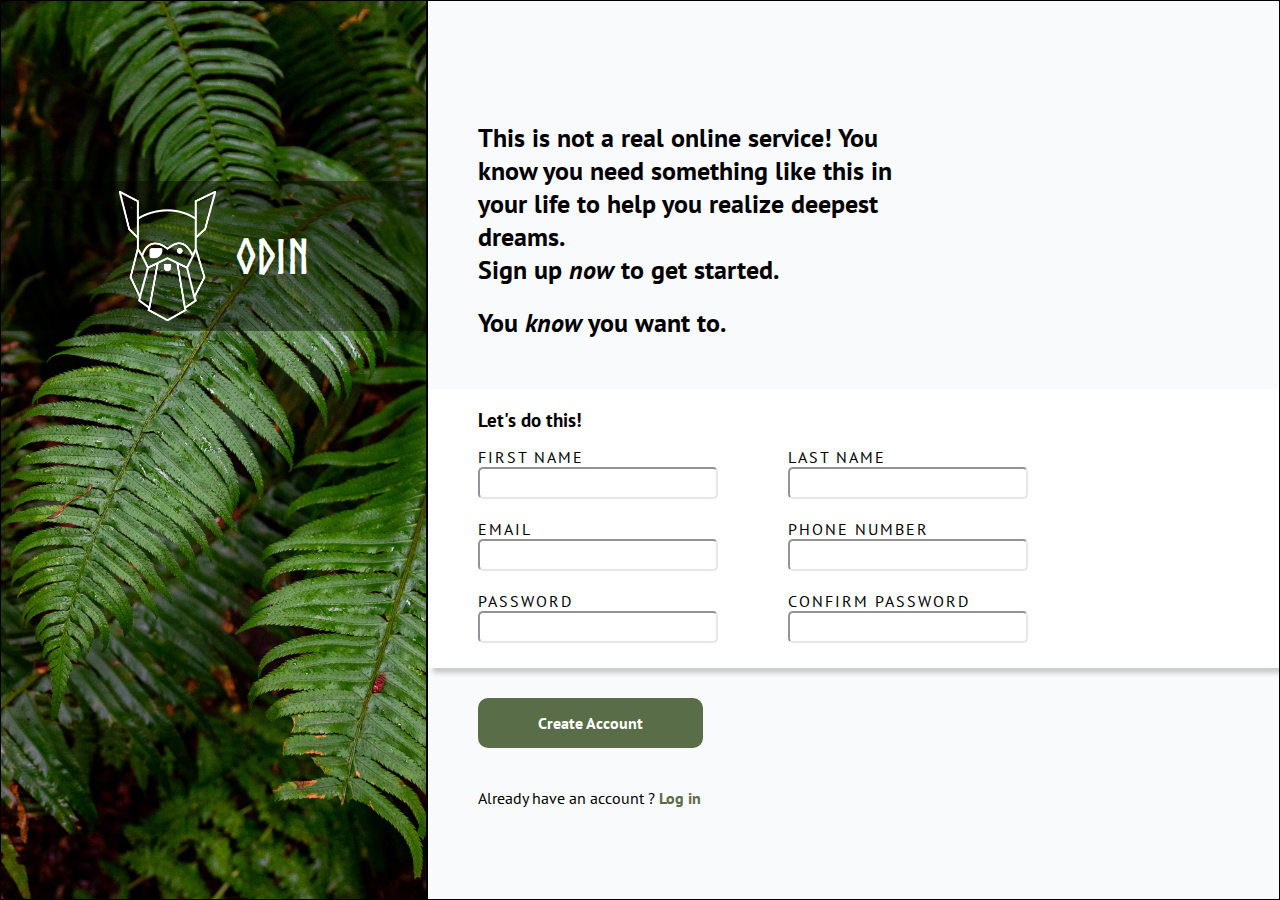
<file: index.html>
<!DOCTYPE html>
<html lang="en">
<head>
    <meta charset="UTF-8">
    <meta http-equiv="X-UA-Compatible" content="IE=edge">
    <meta name="viewport" content="width=device-width, initial-scale=1.0">
    <link rel="stylesheet" href="style.css">
    <script src="script.js" defer></script>
    <title>Sign up</title>
</head>
<body>
    <main class="container">
        <section class="left">
           <div>
                <img src="images/odin_logo.png" alt="odin logo">
                <span>ODIN</span>
            </div>    
        </section> 
        
        <section class="right">
            <div>
                <p>This is not a real online service! You know you need something like this in your life to help you realize deepest dreams.</p>
                <p>Sign up <span>now</span> to get started.</p>
                <p>You <span>know</span> you want to.</p>
            </div>

            <form action="" method="post">
                <div>
                    <h3>Let's do this!</h3>

                    <div class="middle">
                            <div class="formclass">
                                <div>
                                    <label for="first_name">First Name</label>
                                    <input type="text" name="first_name" id="fname" required>
                                </div>

                                <div>
                                    <label for="last_name">Last Name</label>
                                    <input type="text" name="last_name" id="lname" required>
                                </div>
                            </div>
                            
                            <div class="formclass">
                                <div>                                                    
                                    <label for="email">Email</label>
                                    <input type="email" name="email" id="email" pattern="^([a-z0-9A-Z_\.\-]{1,})@([a-z0-9\.\-]+)\.([a-z]{2,3})$" required>
                                </div>

                                <div>
                                 <label for="tel">Phone Number</label>
                                    <input type="tel" name="tel" id="tel" maxlength="10" pattern="[0-9]{10}" required>
                                </div>
                            </div>
                            
                            <div class="formclass bottom">
                                <div>
                                    <label for="password">Password</label>
                                    <input type="password" name="password" id="password" pattern="[a-z0-9A-Z_]{6,}" required>
                                    <div class="error">
                                        * Passwords does not match
                                    </div>
                                </div>

                                <div>
                                    <label for="password">Confirm password</label>
                                    <input type="password" name="password" id="password_confirm" pattern="[a-z0-9A-Z_]{6,}" required>
                                </div>
                            </div>   
                        </div>
                </div>

                <button type="submit">Create Account</button>

                <p>Already have an account ? <a href="www.google.fr">Log in</a></p>

            </form>


        </section>
    </main>
</body>
</html>
</file>
<file: style.css>
@import url(https://fonts.googleapis.com/css?family=PT+Sans:400,700);
@font-face {
    font-family: "norse";
    src: url("../fonts/Norse-Bold.otf");
}

*{
    box-sizing: border-box;
    margin: 0;
    padding: 0;
    font-family: "PT Sans", sans-serif;
}

main{
    display: flex;
    width: 100%;
    min-height: 100vh;
}

main > section{
    border: 1px solid black;
}

main > section:first-child{
    background-image: url(images/background_plant.jpg);
    background-repeat: no-repeat;
    background-size: cover;
    background-position: center;
    position: relative;
    flex: 1;   
}

main > section:first-child > div{
    position: absolute;
    display: flex;
    align-items: center;
    justify-content: center;
    color: white;
    width: 100%;
    gap: 20px;
    padding: 10px;
    background-color: rgb(0,0,0,0.4);
    height: 150px;     
    top: 20%;
}

main > section:first-child > div > img{
    max-width: 100%;
    max-height: 100%;
}

main > section:first-child > div > span{
    font-family: 'Norse';
    font-size: 3em;
}

/*-----------------------------------------------------------------------------------------------------*/
main > section:nth-child(2){
    flex: 2;
    background-color: #f9fafb;
}

main > section:nth-child(2) > div{
    padding: 100px 340px 50px 50px;
}

main > section:nth-child(2) > div > p{
    font-size: 1.6em;
    font-weight: 650;
}

main > section:nth-child(2) > div > p:first-child,
main > section:nth-child(2) > div > p:last-child{
    margin-top: 20px;
}

main > section:nth-child(2) > div > p > span{
    font-style: italic;
}

main > section:nth-child(2) > form > div{
    padding: 4px 0px 5px 50px;
    background-color: white;
    box-shadow : 5px 5px 5px 0px rgba(0,0,0,0.2);
}

main > section:nth-child(2) > form > div > h3{
    margin: 15px 0 15px 0;
}

main > section:nth-child(2) > form > div > .middle > .formclass{
    margin-bottom: 20px;
}

.formclass{
    display: flex;
    gap: 70px;
}

.formclass > div > *{
    display: block;
}

.formclass > div > label{
    text-transform: uppercase;
    letter-spacing: 2px;
}

.formclass > div > input{
    padding: 5px;
    width: 240px;
    border-radius: 5px;
    border-color: #E5E7EB;
}

.bottom{
    margin-bottom: 30px;
}

.formclass > div > input:focus{
    border-color: blue;
    box-shadow: 3px 5px 5px 0px rgba(0,0,0,0.15);  
    outline: none;
}

.formclass > div > input:valid{
    border-color: lightgreen;
    box-shadow: 3px 5px 5px 0px rgba(0,0,0,0.15);  
    outline: none;
}

div.error{
    font-size: 0.7em;
    color: red;
    display: none;
}

button{
    margin: 30px 0px 20px 50px;
    padding: 15px 60px 15px 60px;
    border-radius: 10px;
    border: none;
    background-color: #596D48;
    color: white;
    font-size: 1em;
    font-weight: 550;
    cursor: pointer;
}

button + p{
    margin: 20px 0px 0px 50px;
}

button + p > a{
    color: #596D48;
    font-weight: 550;
    text-decoration: none;
}
</file>
